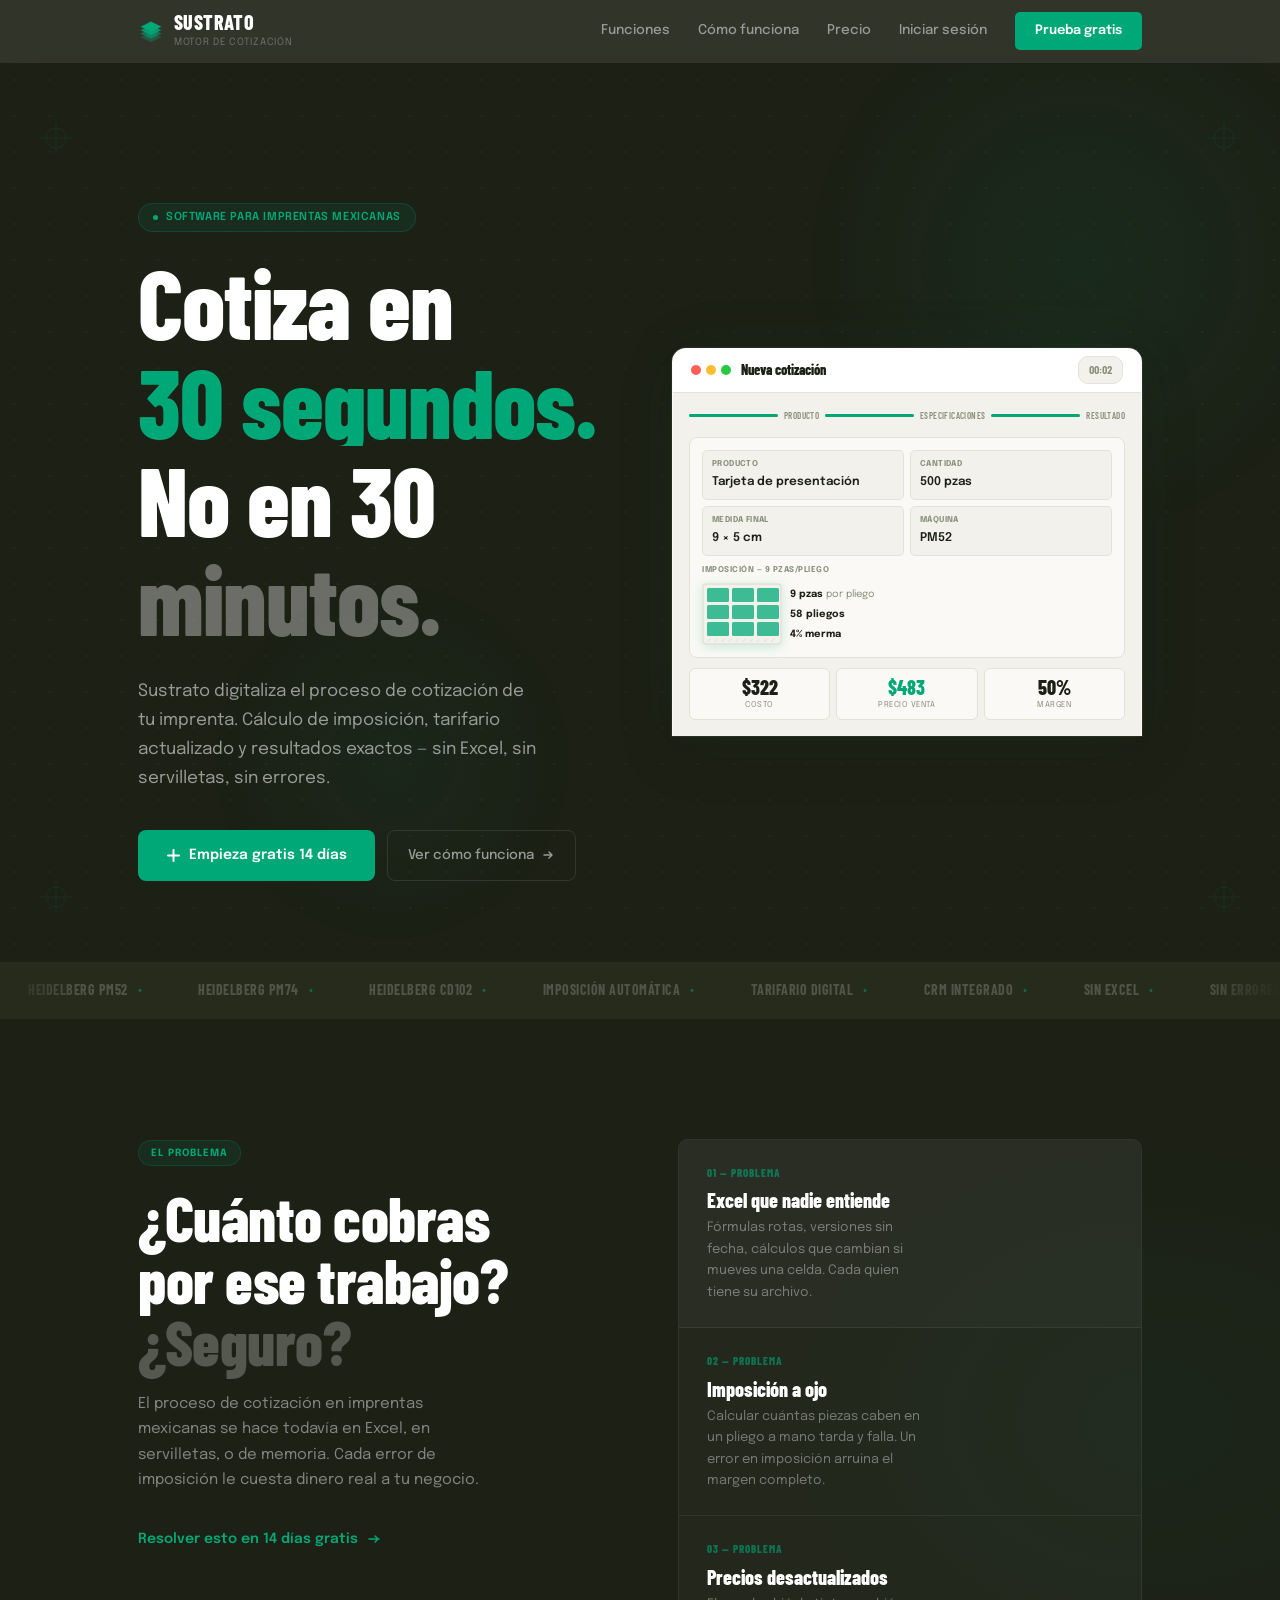
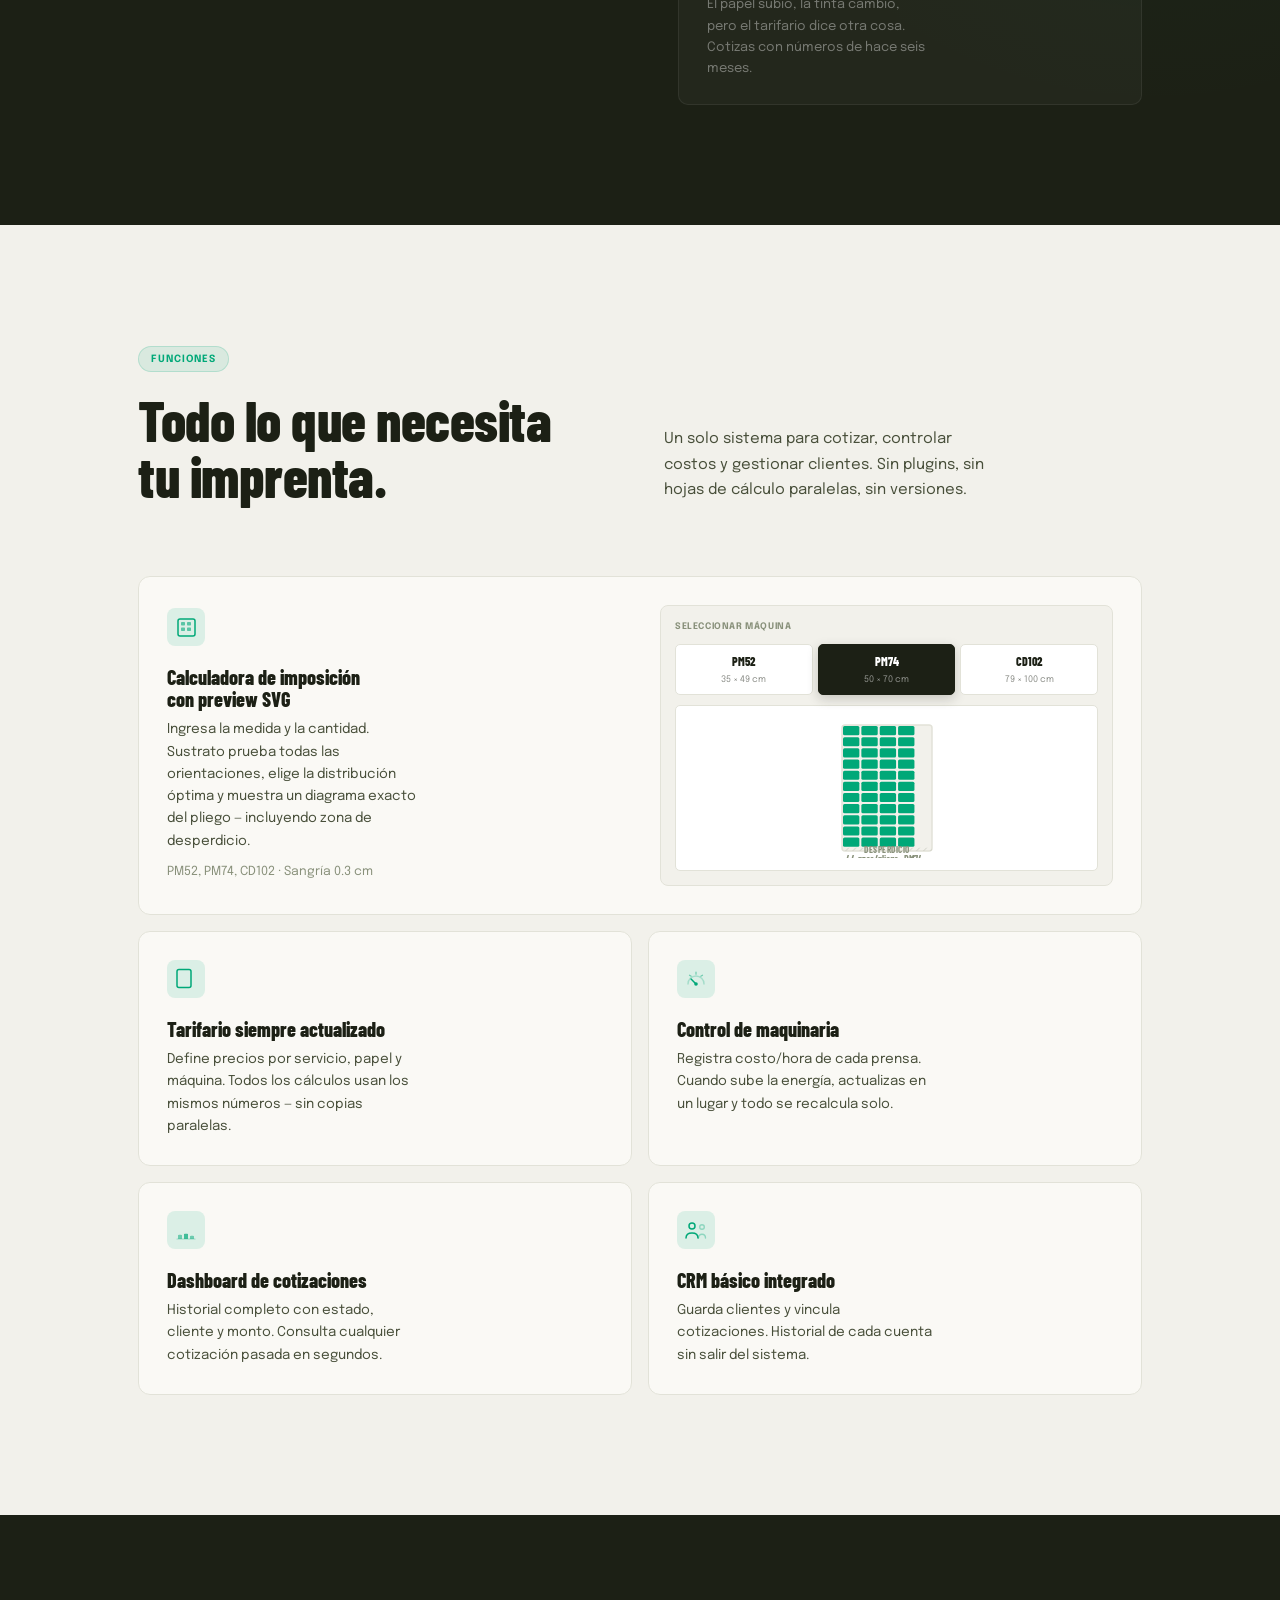
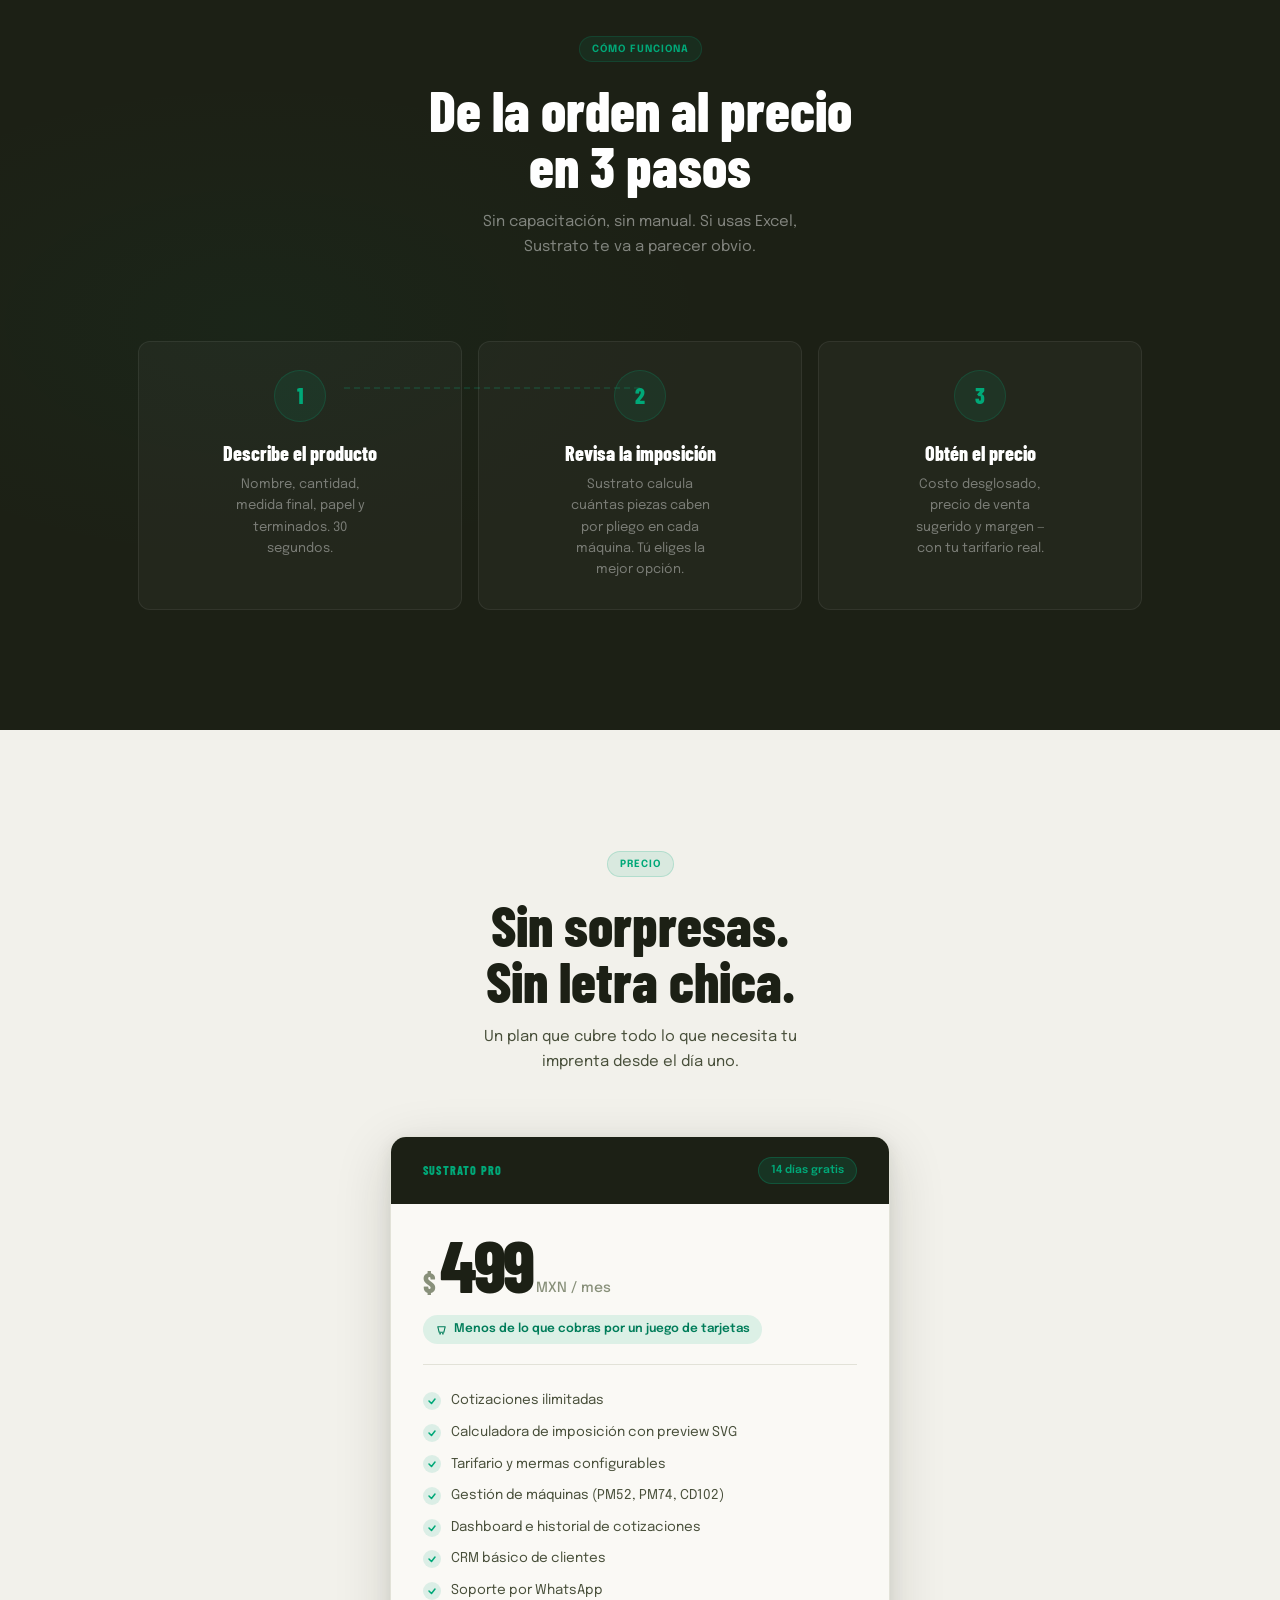
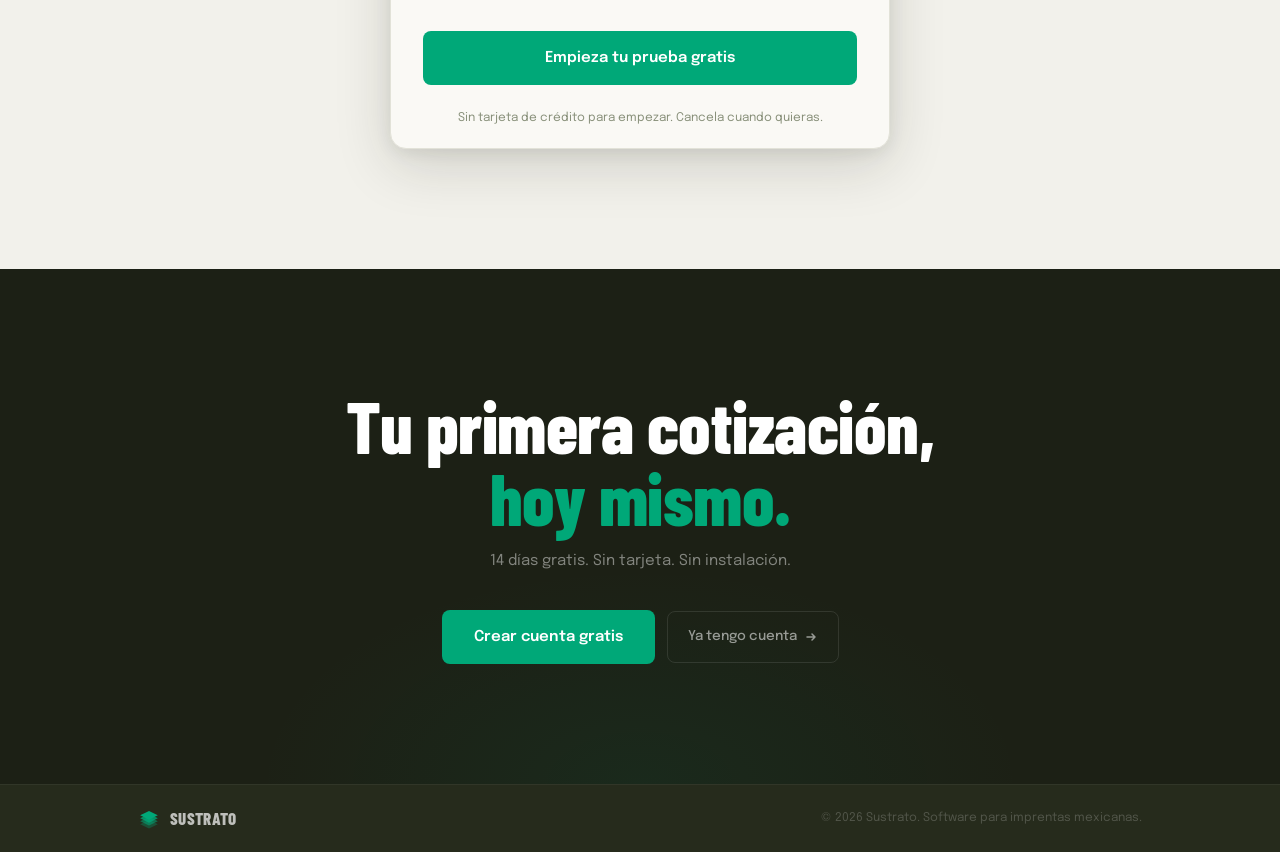
<file: index.html>
<!DOCTYPE html>
<html lang="es">
<head>
<meta charset="UTF-8"/>
<meta name="viewport" content="width=device-width, initial-scale=1.0"/>
<title>Sustrato — Motor de Cotización para Imprentas</title>
<meta name="description" content="Cotiza en segundos. Sustrato digitaliza el proceso de cotización de tu imprenta — sin Excel, sin servilletas, sin errores."/>
<link rel="preconnect" href="https://fonts.googleapis.com">
<link rel="preconnect" href="https://fonts.gstatic.com" crossorigin>
<link href="https://fonts.googleapis.com/css2?family=Barlow+Condensed:ital,wght@0,600;0,700;0,800;1,800&family=Epilogue:wght@400;500;600&display=swap" rel="stylesheet">
<style>
*,*::before,*::after{box-sizing:border-box;margin:0;padding:0}

:root{
  --navy:#1C2015;
  --navy-mid:#262B1C;
  --navy-light:#3D4F30;
  --teal:#00A878;
  --teal-dark:#007D5A;
  --teal-glow:rgba(0,168,120,.25);
  --teal-dim:rgba(0,168,120,.12);
  --bg:#F2F1EB;
  --card:#FAF9F5;
  --text:#1C2015;
  --text2:#484F3A;
  --text3:#88907A;
  --border:#E2E2D8;
  --border2:#C8C8BE;
  --r:8px;
  --r-sm:5px;
  --shadow-sm:0 1px 3px rgba(28,32,21,.07);
  --shadow:0 4px 20px rgba(28,32,21,.1),0 1px 4px rgba(28,32,21,.06);
  --shadow-lg:0 16px 56px rgba(28,32,21,.16),0 4px 16px rgba(28,32,21,.08);
  --ease-out:cubic-bezier(0.22,1,0.36,1);
  --ease-in-out:cubic-bezier(0.65,0,0.35,1);
}

html{scroll-behavior:smooth}
body{
  font-family:'Epilogue',system-ui,sans-serif;
  background:var(--bg);
  color:var(--text);
  font-size:16px;
  line-height:1.6;
  -webkit-font-smoothing:antialiased;
  overflow-x:hidden;
}

/* ── SCROLL PROGRESS ────────────────────────────── */
#scroll-progress{
  position:fixed;top:0;left:0;height:2px;
  background:var(--teal);
  z-index:200;width:0%;
  transform-origin:left;
  transition:width .1s linear;
  box-shadow:0 0 8px var(--teal-glow);
}

/* ── UTILITIES ──────────────────────────────────── */
.container{width:100%;max-width:1100px;margin-inline:auto;padding-inline:clamp(20px,5vw,48px)}

/* ── REVEAL SYSTEM ──────────────────────────────── */
.reveal{opacity:0;transform:translateY(32px);transition:opacity .7s var(--ease-out),transform .7s var(--ease-out)}
.reveal.visible{opacity:1;transform:none}
.reveal-left{opacity:0;transform:translateX(-32px);transition:opacity .7s var(--ease-out),transform .7s var(--ease-out)}
.reveal-left.visible{opacity:1;transform:none}
.reveal-right{opacity:0;transform:translateX(32px);transition:opacity .7s var(--ease-out),transform .7s var(--ease-out)}
.reveal-right.visible{opacity:1;transform:none}
.reveal-scale{opacity:0;transform:scale(.94);transition:opacity .6s var(--ease-out),transform .6s var(--ease-out)}
.reveal-scale.visible{opacity:1;transform:scale(1)}
[class*="reveal"][data-delay="1"]{transition-delay:.08s}
[class*="reveal"][data-delay="2"]{transition-delay:.16s}
[class*="reveal"][data-delay="3"]{transition-delay:.24s}
[class*="reveal"][data-delay="4"]{transition-delay:.32s}
[class*="reveal"][data-delay="5"]{transition-delay:.40s}
[class*="reveal"][data-delay="6"]{transition-delay:.48s}

/* ── KEYFRAMES ──────────────────────────────────── */
@keyframes wordUp{from{opacity:0;transform:translateY(100%) rotate(2deg)}to{opacity:1;transform:none}}
@keyframes fadeIn{from{opacity:0}to{opacity:1}}
@keyframes slideUp{from{opacity:0;transform:translateY(20px)}to{opacity:1;transform:none}}
@keyframes dotPulse{0%,100%{opacity:.4;transform:scale(1)}50%{opacity:.8;transform:scale(1.4)}}
@keyframes shimmer{0%{background-position:-200% center}100%{background-position:200% center}}
@keyframes impPieceIn{from{opacity:0;transform:scale(.4) rotate(-5deg)}to{opacity:1;transform:none}}
@keyframes drawLine{from{stroke-dashoffset:1000}to{stroke-dashoffset:0}}
@keyframes glowPulse{0%,100%{box-shadow:0 0 0 0 transparent}50%{box-shadow:0 0 24px 4px var(--teal-glow)}}
@keyframes float{0%,100%{transform:translateY(0)}50%{transform:translateY(-8px)}}
@keyframes countUp{from{opacity:0;transform:translateY(8px)}to{opacity:1;transform:none}}
@keyframes navIn{from{opacity:0;transform:translateY(-100%)}to{opacity:1;transform:none}}
@keyframes spinSlow{from{transform:rotate(0deg)}to{transform:rotate(360deg)}}
@keyframes regMarkDraw{0%{stroke-dashoffset:120}100%{stroke-dashoffset:0}}

/* ── NAVIGATION ─────────────────────────────────── */
.nav{
  position:fixed;top:0;left:0;right:0;z-index:100;
  background:rgba(28,32,21,.9);
  backdrop-filter:blur(16px);-webkit-backdrop-filter:blur(16px);
  border-bottom:1px solid rgba(255,255,255,.06);
  animation:navIn .5s var(--ease-out) both;
  transition:transform .35s var(--ease-out),background .3s;
}
.nav.hidden{transform:translateY(-100%)}
.nav-inner{display:flex;align-items:center;justify-content:space-between;height:62px}
.nav-logo{display:flex;align-items:center;gap:10px;text-decoration:none}
.nav-logo-name{font-family:'Barlow Condensed',sans-serif;font-size:20px;font-weight:800;color:#fff;letter-spacing:.4px;line-height:1}
.nav-logo-tag{font-size:10px;color:rgba(255,255,255,.3);letter-spacing:.7px;text-transform:uppercase;margin-top:2px}
.nav-links{display:flex;align-items:center;gap:28px}
.nav-link{color:rgba(255,255,255,.5);font-size:13.5px;font-weight:500;text-decoration:none;transition:color .2s;position:relative}
.nav-link::after{content:'';position:absolute;bottom:-2px;left:0;width:0;height:1px;background:var(--teal);transition:width .25s var(--ease-out)}
.nav-link:hover{color:rgba(255,255,255,.9)}
.nav-link:hover::after{width:100%}
.nav-cta{
  background:var(--teal);color:#fff;
  font-size:13px;font-weight:600;
  padding:9px 20px;border-radius:var(--r-sm);
  text-decoration:none;
  transition:background .2s,transform .15s,box-shadow .2s;
  white-space:nowrap;
}
.nav-cta:hover{background:var(--teal-dark);transform:translateY(-1px);box-shadow:0 4px 16px var(--teal-glow)}

/* ── HERO ───────────────────────────────────────── */
.hero{
  background:var(--navy);
  padding-top:140px;
  padding-bottom:0;
  overflow:hidden;
  position:relative;
  min-height:100vh;
  display:flex;
  flex-direction:column;
  justify-content:center;
}

/* Parallax grid background */
.hero-bg{
  position:absolute;inset:0;
  pointer-events:none;
  will-change:transform;
  overflow:hidden;
}
.hero-bg-grid{
  position:absolute;inset:-20%;
  background-image:
    radial-gradient(circle, rgba(255,255,255,.06) 1px, transparent 1px);
  background-size:36px 36px;
  opacity:.7;
}
.hero-bg-glow{
  position:absolute;
  width:600px;height:600px;
  border-radius:50%;
  background:radial-gradient(circle, rgba(0,168,120,.08) 0%, transparent 65%);
  top:-100px;right:-100px;
  pointer-events:none;
}
.hero-bg-glow2{
  position:absolute;
  width:400px;height:400px;
  border-radius:50%;
  background:radial-gradient(circle, rgba(0,168,120,.05) 0%, transparent 65%);
  bottom:0;left:15%;
}

/* Registration marks — print culture touch */
.reg-marks{position:absolute;inset:0;pointer-events:none;overflow:hidden}
.reg-mark{position:absolute;opacity:.12}
.reg-mark svg circle,.reg-mark svg line{stroke:var(--teal)}
.reg-mark:nth-child(1){top:60px;left:40px}
.reg-mark:nth-child(2){top:60px;right:40px}
.reg-mark:nth-child(3){bottom:40px;left:40px}
.reg-mark:nth-child(4){bottom:40px;right:40px}
.reg-mark svg{animation:spinSlow 20s linear infinite}
.reg-mark:nth-child(2) svg,.reg-mark:nth-child(4) svg{animation-direction:reverse}

.hero-inner{
  display:grid;
  grid-template-columns:1fr 1fr;
  gap:clamp(32px,5vw,80px);
  align-items:center;
  position:relative;z-index:1;
  padding-bottom:clamp(48px,8vw,80px);
}
.hero-content{}
.hero-eyebrow{
  display:inline-flex;align-items:center;gap:8px;
  background:rgba(0,168,120,.1);
  border:1px solid rgba(0,168,120,.2);
  border-radius:20px;
  padding:5px 14px;
  font-size:11px;font-weight:600;color:var(--teal);
  letter-spacing:.6px;text-transform:uppercase;
  margin-bottom:24px;
  opacity:0;
  animation:slideUp .5s var(--ease-out) .2s both;
}
.eyebrow-dot{width:5px;height:5px;background:var(--teal);border-radius:50%;animation:dotPulse 2s ease-in-out infinite}

/* Word-by-word headline animation */
.hero-h1{
  font-family:'Barlow Condensed',sans-serif;
  font-size:clamp(58px,8vw,96px);
  font-weight:800;
  color:#fff;
  line-height:.95;
  letter-spacing:-1px;
  margin-bottom:28px;
  overflow:hidden;
}
.word-wrap{overflow:hidden;display:inline-block}
.word{
  display:inline-block;
  opacity:0;
  animation:wordUp .7s var(--ease-out) both;
}
.word.teal{color:var(--teal)}
.word.dim{color:rgba(255,255,255,.35)}
.hero-h1 br+.word-wrap{display:block}

.hero-sub{
  font-size:clamp(15px,1.8vw,17px);
  color:rgba(255,255,255,.55);
  max-width:40ch;
  line-height:1.7;
  margin-bottom:36px;
  opacity:0;
  animation:slideUp .6s var(--ease-out) .75s both;
}
.hero-actions{
  display:flex;gap:12px;align-items:center;flex-wrap:wrap;
  opacity:0;
  animation:slideUp .6s var(--ease-out) .9s both;
}

/* Primary button */
.btn-primary{
  background:var(--teal);color:#fff;
  font-family:'Epilogue',sans-serif;font-size:14px;font-weight:600;
  padding:14px 28px;border-radius:var(--r);
  text-decoration:none;border:none;cursor:pointer;
  transition:background .2s,transform .15s,box-shadow .2s;
  display:inline-flex;align-items:center;gap:8px;
  position:relative;overflow:hidden;
}
.btn-primary::before{
  content:'';position:absolute;inset:0;
  background:linear-gradient(90deg,transparent,rgba(255,255,255,.15),transparent);
  background-size:200% auto;
  transform:translateX(-100%);
  transition:transform .5s var(--ease-out);
}
.btn-primary:hover::before{transform:translateX(100%)}
.btn-primary:hover{background:var(--teal-dark);transform:translateY(-2px);box-shadow:0 8px 24px var(--teal-glow)}
.btn-primary:active{transform:translateY(0) scale(.97)}

.btn-ghost{
  color:rgba(255,255,255,.55);
  font-size:13.5px;font-weight:500;
  padding:14px 20px;
  text-decoration:none;
  display:inline-flex;align-items:center;gap:7px;
  transition:color .2s,border-color .2s;
  border:1px solid rgba(255,255,255,.1);
  border-radius:var(--r);
}
.btn-ghost svg{transition:transform .2s var(--ease-out)}
.btn-ghost:hover{color:#fff;border-color:rgba(255,255,255,.25)}
.btn-ghost:hover svg{transform:translateX(4px)}

/* Hero visual — floating mock UI */
.hero-visual{
  position:relative;
  opacity:0;
  animation:slideUp .8s var(--ease-out) .5s both;
}
.hero-visual-inner{
  perspective:1200px;
}
.mock-window{
  background:var(--card);
  border-radius:14px 14px 0 0;
  box-shadow:
    0 0 0 1px rgba(255,255,255,.06),
    var(--shadow-lg),
    0 0 60px rgba(0,168,120,.08);
  overflow:hidden;
  width:100%;
  border:1px solid rgba(255,255,255,.06);
  border-bottom:none;
  transform-style:preserve-3d;
  transition:transform .4s var(--ease-out);
}
.mock-topbar{
  background:#fff;
  border-bottom:1px solid var(--border);
  padding:0 18px;height:44px;
  display:flex;align-items:center;justify-content:space-between;
}
.mock-topbar-left{display:flex;align-items:center;gap:10px}
.mock-wm{display:flex;gap:5px}
.mock-wm span{width:10px;height:10px;border-radius:50%;display:block}
.mock-wm span:nth-child(1){background:#FF5F57}
.mock-wm span:nth-child(2){background:#FEBC2E}
.mock-wm span:nth-child(3){background:#28C840}
.mock-topbar-title{font-family:'Barlow Condensed',sans-serif;font-size:14px;font-weight:800;color:var(--navy)}
.mock-topbar-timer{font-size:11px;color:var(--text3);background:var(--bg);padding:4px 10px;border-radius:10px;border:1px solid var(--border);font-variant-numeric:tabular-nums;font-family:'Barlow Condensed',sans-serif;font-weight:700}
.mock-body{padding:16px;background:var(--bg)}
.mock-steps{display:flex;gap:6px;margin-bottom:14px;align-items:center}
.mock-step{height:2.5px;flex:1;border-radius:2px;background:var(--border);overflow:hidden;position:relative}
.mock-step::after{content:'';position:absolute;inset:0;background:var(--teal);transform:scaleX(0);transform-origin:left;transition:transform .6s var(--ease-out)}
.mock-step.done::after{transform:scaleX(1)}
.mock-step-label{font-size:9px;color:var(--text3);font-weight:600;letter-spacing:.4px;text-transform:uppercase;white-space:nowrap;font-family:'Barlow Condensed',sans-serif}
.mock-card{background:var(--card);border-radius:var(--r);border:1px solid var(--border);padding:12px;margin-bottom:10px}
.mock-spec-row{display:flex;gap:6px;margin-bottom:6px}
.mock-field{flex:1;background:var(--bg);border:1px solid var(--border);border-radius:var(--r-sm);padding:7px 9px}
.mock-field-label{font-size:8px;color:var(--text3);font-weight:700;letter-spacing:.4px;text-transform:uppercase;margin-bottom:2px}
.mock-field-val{font-size:12px;font-weight:600;color:var(--navy)}
.mock-imp-label{font-size:8px;color:var(--text3);font-weight:700;letter-spacing:.5px;text-transform:uppercase;margin-bottom:6px;margin-top:8px}
.mock-imp-row{display:flex;gap:8px;align-items:center}
.mock-imp-svg{flex-shrink:0;filter:drop-shadow(0 2px 6px rgba(0,168,120,.2))}
.mock-imp-stats{flex:1}
.mock-imp-stat{font-size:10px;color:var(--text3);padding:2px 0}
.mock-imp-stat strong{color:var(--navy);font-weight:700}
.mock-result{display:grid;grid-template-columns:repeat(3,1fr);gap:6px}
.mock-metric{background:var(--card);border-radius:6px;border:1px solid var(--border);padding:8px;text-align:center}
.mock-metric-val{font-family:'Barlow Condensed',sans-serif;font-size:20px;font-weight:800;color:var(--navy);line-height:1}
.mock-metric-label{font-size:8px;color:var(--text3);text-transform:uppercase;letter-spacing:.5px;margin-top:2px}
.mock-metric.accent .mock-metric-val{color:var(--teal)}

/* SVG pieces animation */
.imp-piece{
  transform-origin:center;
  opacity:0;
  transition:opacity .3s, transform .3s var(--ease-out);
}
.imp-piece.in{opacity:.75}

/* ── SCROLL BAND ────────────────────────────────── */
.scroll-band{
  background:var(--navy-mid);
  padding:14px 0;
  overflow:hidden;
  position:relative;
}
.scroll-band::before,.scroll-band::after{
  content:'';position:absolute;top:0;bottom:0;width:80px;z-index:2;
  pointer-events:none;
}
.scroll-band::before{left:0;background:linear-gradient(to right,var(--navy-mid),transparent)}
.scroll-band::after{right:0;background:linear-gradient(to left,var(--navy-mid),transparent)}
.scroll-track{
  display:flex;gap:0;
  width:max-content;
  animation:scrollTrack 20s linear infinite;
}
@keyframes scrollTrack{from{transform:translateX(0)}to{transform:translateX(-50%)}}
.scroll-item{
  display:flex;align-items:center;gap:10px;
  padding:0 28px;
  font-family:'Barlow Condensed',sans-serif;font-size:14px;font-weight:700;
  color:rgba(255,255,255,.2);text-transform:uppercase;letter-spacing:.5px;
  white-space:nowrap;
}
.scroll-sep{color:var(--teal);opacity:.5;font-size:18px}

/* ── PAIN SECTION ───────────────────────────────── */
.pain{
  background:var(--navy);
  padding:clamp(80px,12vw,120px) 0;
  position:relative;overflow:hidden;
}
.pain-bg{
  position:absolute;inset:0;pointer-events:none;
  background:radial-gradient(ellipse 50% 60% at 90% 50%, rgba(0,168,120,.04) 0%, transparent 60%);
}
.pain-inner{display:grid;grid-template-columns:1fr 1fr;gap:clamp(32px,6vw,96px);align-items:start}
.pain-left{}
.section-chip{
  display:inline-block;
  font-size:10px;font-weight:700;letter-spacing:1px;text-transform:uppercase;
  color:var(--teal);
  background:rgba(0,168,120,.1);
  border:1px solid rgba(0,168,120,.18);
  border-radius:20px;padding:4px 12px;
  margin-bottom:20px;
}
.pain-h2{
  font-family:'Barlow Condensed',sans-serif;
  font-size:clamp(40px,5.5vw,62px);
  font-weight:800;color:#fff;
  line-height:1;letter-spacing:-.5px;
  margin-bottom:20px;
}
.pain-h2 .dim{color:rgba(255,255,255,.25)}
.pain-body-text{font-size:15px;color:rgba(255,255,255,.45);line-height:1.7;max-width:38ch;margin-bottom:32px}
.pain-cta-link{
  display:inline-flex;align-items:center;gap:8px;
  color:var(--teal);font-size:14px;font-weight:600;
  text-decoration:none;
  transition:gap .2s var(--ease-out);
}
.pain-cta-link:hover{gap:14px}
.pain-right{}
.pain-card{
  padding:24px 28px;
  border-bottom:1px solid rgba(255,255,255,.06);
  position:relative;
  transition:background .2s;
}
.pain-card:first-child{border-radius:10px 10px 0 0;background:rgba(255,255,255,.03)}
.pain-card:last-child{border-bottom:none;border-radius:0 0 10px 10px}
.pain-card:hover{background:rgba(255,255,255,.04)}
.pain-card-wrap{
  background:rgba(255,255,255,.03);
  border:1px solid rgba(255,255,255,.07);
  border-radius:10px;
  overflow:hidden;
}
.pain-num{
  font-family:'Barlow Condensed',sans-serif;
  font-size:11px;font-weight:800;color:var(--teal);
  letter-spacing:1px;margin-bottom:8px;opacity:.6;
}
.pain-title{
  font-family:'Barlow Condensed',sans-serif;
  font-size:20px;font-weight:800;color:#fff;
  line-height:1.1;margin-bottom:6px;
}
.pain-desc{font-size:13px;color:rgba(255,255,255,.38);line-height:1.65;max-width:32ch}

/* ── FEATURES ───────────────────────────────────── */
.features{
  background:var(--bg);
  padding:clamp(80px,12vw,120px) 0;
}
.features-header{
  display:grid;grid-template-columns:1fr 1fr;
  gap:48px;align-items:end;
  margin-bottom:clamp(48px,8vw,72px);
}
.features-h2{
  font-family:'Barlow Condensed',sans-serif;
  font-size:clamp(38px,5vw,56px);
  font-weight:800;color:var(--navy);
  line-height:1;letter-spacing:-.5px;
}
.features-sub{font-size:15px;color:var(--text2);line-height:1.7;max-width:38ch}

/* 3D tilt cards */
.feat{
  background:var(--card);
  border:1px solid var(--border);
  border-radius:12px;
  padding:28px;
  transition:box-shadow .3s,border-color .3s;
  transform-style:preserve-3d;
  cursor:default;
  will-change:transform;
}
.feat:hover{
  box-shadow:var(--shadow-lg);
  border-color:var(--border2);
}
.features-grid{
  display:grid;
  grid-template-columns:repeat(2,1fr);
  gap:16px;
}
.feat-icon{
  width:38px;height:38px;border-radius:var(--r);
  background:var(--teal-dim);
  display:flex;align-items:center;justify-content:center;
  margin-bottom:20px;flex-shrink:0;
  transition:background .2s,transform .2s;
}
.feat:hover .feat-icon{background:rgba(0,168,120,.2);transform:scale(1.08)}
.feat-icon svg{color:var(--teal)}

/* ── ICON ANIMATIONS ─────────────────────────────── */

/* Tarifario: check badge pops in + lines draw */
.icon-badge{
  transform:scale(0);transform-origin:17px 17px;opacity:0;
  transition:transform .35s var(--ease-out),opacity .2s;
  transition-delay:.1s;
}
.feat:hover .icon-badge{transform:scale(1);opacity:1}
.icon-line{
  clip-path:inset(0 100% 0 0);
  transition:clip-path .4s var(--ease-out);
}
.icon-line:nth-child(2){transition-delay:.0s}
.icon-line:nth-child(3){transition-delay:.08s}
.icon-line:nth-child(4){transition-delay:.16s}
.feat:hover .icon-line{clip-path:inset(0 0% 0 0)}

/* Maquinaria: needle sweeps */
.icon-needle{
  transform:rotate(-45deg);
  transform-origin:11px 16px;
  transition:transform .7s var(--ease-out);
}
.feat:hover .icon-needle{transform:rotate(45deg)}
.icon-gauge-fill{
  stroke-dasharray:25;stroke-dashoffset:25;
  transition:stroke-dashoffset .6s var(--ease-out);
}
.feat:hover .icon-gauge-fill{stroke-dashoffset:0}

/* Dashboard: bars rise */
.icon-bar1{transform:scaleY(.35);transform-origin:5px 20px;transition:transform .4s var(--ease-out) 0s}
.icon-bar2{transform:scaleY(.35);transform-origin:11px 20px;transition:transform .4s var(--ease-out) .07s}
.icon-bar3{transform:scaleY(.35);transform-origin:17px 20px;transition:transform .4s var(--ease-out) .14s}
.feat:hover .icon-bar1,.feat:hover .icon-bar2,.feat:hover .icon-bar3{transform:scaleY(1)}
.icon-trend{
  stroke-dasharray:18;stroke-dashoffset:18;
  transition:stroke-dashoffset .45s var(--ease-out) .28s;
}
.feat:hover .icon-trend{stroke-dashoffset:0}

/* CRM: person 2 lights up + connect draws */
.icon-p2{
  opacity:.35;
  transition:opacity .3s var(--ease-out);
}
.feat:hover .icon-p2{opacity:1}
.icon-connect{
  stroke-dasharray:9;stroke-dashoffset:9;
  transition:stroke-dashoffset .4s var(--ease-out) .18s;
}
.feat:hover .icon-connect{stroke-dashoffset:0}

.feat-title{
  font-family:'Barlow Condensed',sans-serif;
  font-size:20px;font-weight:800;color:var(--navy);
  line-height:1.1;margin-bottom:8px;
}
.feat-body{font-size:13.5px;color:var(--text2);line-height:1.65;max-width:32ch}

/* Wide feature card */
.feat.feat-wide{
  grid-column:1/-1;
  display:grid;grid-template-columns:1fr 1fr;
  gap:40px;align-items:center;
}
.feat-wide .feat-visual{
  background:var(--bg);border-radius:var(--r);
  border:1px solid var(--border);
  overflow:hidden;
}
.imp-demo{padding:14px}
.imp-demo-header{font-size:9px;font-weight:700;color:var(--text3);letter-spacing:.6px;text-transform:uppercase;margin-bottom:10px}
.imp-demo-machines{display:flex;gap:5px;margin-bottom:10px}
.imp-demo-machine{
  flex:1;padding:7px;background:#fff;border-radius:var(--r-sm);
  border:1px solid var(--border);font-size:10px;text-align:center;
  cursor:pointer;transition:all .2s var(--ease-out);
  user-select:none;
}
.imp-demo-machine:hover{transform:translateY(-1px);box-shadow:var(--shadow-sm)}
.imp-demo-machine.active{background:var(--navy);color:#fff;border-color:var(--navy);box-shadow:0 4px 12px rgba(28,32,21,.2)}
.imp-demo-machine .mname{font-family:'Barlow Condensed',sans-serif;font-size:12px;font-weight:800;display:block;margin-bottom:1px}
.imp-demo-machine .msize{opacity:.5;font-size:9px;display:block}
.imp-demo-canvas{
  background:#fff;border-radius:var(--r-sm);
  border:1px solid var(--border);padding:12px;
  display:flex;align-items:center;justify-content:center;
  min-height:150px;
}

/* ── HOW IT WORKS ───────────────────────────────── */
.how{
  background:var(--navy);
  padding:clamp(80px,12vw,120px) 0;
  position:relative;overflow:hidden;
}
.how-bg{
  position:absolute;inset:0;pointer-events:none;
  background:radial-gradient(ellipse 60% 50% at 20% 50%, rgba(0,168,120,.04) 0%, transparent 60%);
}
.how-header{text-align:center;margin-bottom:clamp(56px,8vw,80px)}
.how-h2{
  font-family:'Barlow Condensed',sans-serif;
  font-size:clamp(38px,5vw,56px);
  font-weight:800;color:#fff;
  line-height:1;margin-bottom:16px;
}
.how-sub{font-size:15px;color:rgba(255,255,255,.45);max-width:42ch;margin-inline:auto;line-height:1.7}
.how-steps{
  display:grid;grid-template-columns:repeat(3,1fr);
  gap:16px;
  position:relative;
}
/* SVG connector line */
.how-connector{
  position:absolute;top:46px;left:calc(16.5% + 40px);right:calc(16.5% + 40px);
  pointer-events:none;z-index:0;
}
.how-connector line{
  stroke:rgba(0,168,120,.25);
  stroke-width:1.5;
  stroke-dasharray:6 4;
  stroke-dashoffset:0;
}
.how-step{
  background:rgba(255,255,255,.03);
  border:1px solid rgba(255,255,255,.07);
  border-radius:12px;
  padding:28px 24px;
  text-align:center;
  position:relative;z-index:1;
  transition:background .2s,border-color .2s,transform .2s var(--ease-out),box-shadow .2s;
}
.how-step:hover{
  background:rgba(255,255,255,.06);
  border-color:rgba(0,168,120,.2);
  transform:translateY(-4px);
  box-shadow:0 16px 40px rgba(0,0,0,.2);
}
.how-step-num{
  width:52px;height:52px;border-radius:50%;
  background:rgba(0,168,120,.1);
  border:1px solid rgba(0,168,120,.2);
  font-family:'Barlow Condensed',sans-serif;
  font-size:22px;font-weight:800;color:var(--teal);
  display:flex;align-items:center;justify-content:center;
  margin:0 auto 20px;
  transition:background .2s,transform .2s,box-shadow .2s;
}
.how-step:hover .how-step-num{
  background:rgba(0,168,120,.18);
  transform:scale(1.1);
  box-shadow:0 0 20px var(--teal-glow);
}
.how-step-title{
  font-family:'Barlow Condensed',sans-serif;
  font-size:20px;font-weight:800;color:#fff;
  line-height:1.1;margin-bottom:10px;
}
.how-step-body{font-size:13px;color:rgba(255,255,255,.4);line-height:1.65;max-width:22ch;margin-inline:auto}

/* ── PRICING ────────────────────────────────────── */
.pricing{
  background:var(--bg);
  padding:clamp(80px,12vw,120px) 0;
  position:relative;overflow:hidden;
}
.pricing-header{text-align:center;margin-bottom:clamp(40px,6vw,60px)}
.pricing-h2{
  font-family:'Barlow Condensed',sans-serif;
  font-size:clamp(38px,5vw,56px);
  font-weight:800;color:var(--navy);
  line-height:1;margin-bottom:16px;
}
.pricing-sub{font-size:15px;color:var(--text2);max-width:40ch;margin-inline:auto;line-height:1.7}
.pricing-wrap{max-width:500px;margin-inline:auto;position:relative}

/* Spotlight effect */
.pricing-card{
  background:var(--card);
  border:1.5px solid var(--border);
  border-radius:16px;
  overflow:hidden;
  box-shadow:var(--shadow-lg);
  position:relative;
  --mx:50%;--my:50%;
  transition:box-shadow .3s,border-color .3s;
}
.pricing-card::before{
  content:'';position:absolute;inset:0;
  background:radial-gradient(180px circle at var(--mx) var(--my), rgba(0,168,120,.08) 0%, transparent 80%);
  opacity:0;
  transition:opacity .3s;
  pointer-events:none;
  border-radius:16px;
  z-index:0;
}
.pricing-card:hover::before{opacity:1}
.pricing-card:hover{border-color:rgba(0,168,120,.25);box-shadow:0 24px 64px rgba(28,32,21,.14),0 0 0 1px rgba(0,168,120,.1)}
.pricing-card>*{position:relative;z-index:1}
.pricing-card-header{
  background:var(--navy);
  padding:20px 32px;
  display:flex;align-items:center;justify-content:space-between;
}
.pricing-plan-name{
  font-family:'Barlow Condensed',sans-serif;
  font-size:12px;font-weight:800;
  color:var(--teal);letter-spacing:1.2px;text-transform:uppercase;
}
.pricing-badge{
  background:rgba(0,168,120,.15);
  border:1px solid rgba(0,168,120,.28);
  border-radius:20px;padding:4px 12px;
  font-size:11px;font-weight:600;color:var(--teal);
  animation:glowPulse 3s ease-in-out infinite;
}
.pricing-amount-wrap{padding:24px 32px 16px}
.pricing-amount{display:flex;align-items:baseline;gap:4px;margin-bottom:10px}
.pricing-currency{font-family:'Barlow Condensed',sans-serif;font-size:28px;font-weight:800;color:var(--text3)}
.pricing-price{
  font-family:'Barlow Condensed',sans-serif;
  font-size:72px;font-weight:800;
  color:var(--navy);line-height:1;letter-spacing:-3px;
}
.pricing-period{font-size:14px;color:var(--text3);font-weight:500;align-self:flex-end;padding-bottom:6px}
.pricing-tag{
  display:inline-flex;align-items:center;gap:6px;
  background:var(--teal-dim);
  border-radius:20px;padding:5px 12px;
  font-size:12px;font-weight:600;color:var(--teal-dark);
  margin-bottom:4px;
}
.pricing-divider{height:1px;background:var(--border);margin:0 32px}
.pricing-features-list{padding:20px 32px;list-style:none}
.pricing-feature{
  display:flex;align-items:center;gap:10px;
  font-size:13.5px;color:var(--text2);
  padding:5px 0;
  opacity:0;transform:translateX(-8px);
  transition:opacity .4s var(--ease-out),transform .4s var(--ease-out);
}
.pricing-feature.visible{opacity:1;transform:none}
.pricing-check{
  width:18px;height:18px;border-radius:50%;
  background:var(--teal-dim);flex-shrink:0;
  display:flex;align-items:center;justify-content:center;
}
.pricing-check svg{color:var(--teal)}
.pricing-cta-wrap{padding:4px 32px 24px}
.btn-pricing{
  display:block;width:100%;text-align:center;
  background:var(--teal);color:#fff;
  font-family:'Epilogue',sans-serif;font-size:15px;font-weight:600;
  padding:15px;border-radius:var(--r);
  text-decoration:none;
  transition:background .2s,transform .15s,box-shadow .2s;
  position:relative;overflow:hidden;
}
.btn-pricing::before{
  content:'';position:absolute;inset:0;
  background:linear-gradient(90deg,transparent,rgba(255,255,255,.15),transparent);
  background-size:200% auto;
  transform:translateX(-100%);
  transition:transform .5s var(--ease-out);
}
.btn-pricing:hover::before{transform:translateX(100%)}
.btn-pricing:hover{background:var(--teal-dark);transform:translateY(-2px);box-shadow:0 8px 24px var(--teal-glow)}
.pricing-note{text-align:center;font-size:12px;color:var(--text3);padding:0 32px 20px}

/* ── CTA BANNER ─────────────────────────────────── */
.cta-banner{
  background:var(--navy);
  padding:clamp(80px,12vw,120px) 0;
  position:relative;overflow:hidden;
}
.cta-bg{
  position:absolute;inset:0;pointer-events:none;
  background:
    radial-gradient(ellipse 50% 70% at 50% 100%, rgba(0,168,120,.07) 0%, transparent 60%);
}
.cta-inner{text-align:center;position:relative;z-index:1}
.cta-h2{
  font-family:'Barlow Condensed',sans-serif;
  font-size:clamp(40px,6vw,72px);
  font-weight:800;color:#fff;
  line-height:1;letter-spacing:-.5px;
  margin-bottom:16px;
}
.cta-h2 em{font-style:normal;color:var(--teal)}
.cta-sub{font-size:15px;color:rgba(255,255,255,.45);margin-bottom:36px;line-height:1.7}
.cta-actions{display:flex;gap:12px;align-items:center;justify-content:center;flex-wrap:wrap}

/* ── FOOTER ─────────────────────────────────────── */
.footer{
  background:var(--navy-mid);
  border-top:1px solid rgba(255,255,255,.05);
  padding:20px 0;
}
.footer-inner{display:flex;align-items:center;justify-content:space-between;flex-wrap:wrap;gap:12px}
.footer-logo{display:flex;align-items:center;gap:10px;text-decoration:none}
.footer-logo-name{font-family:'Barlow Condensed',sans-serif;font-size:17px;font-weight:800;color:rgba(255,255,255,.7);letter-spacing:.3px}
.footer-meta{font-size:12px;color:rgba(255,255,255,.2)}

/* ── RESPONSIVE ─────────────────────────────────── */
@media(max-width:900px){
  .hero-inner,.pain-inner,.features-header{grid-template-columns:1fr}
  .hero-visual{display:none}
  .features-grid{grid-template-columns:1fr}
  .feat.feat-wide{grid-template-columns:1fr}
  .how-steps{grid-template-columns:1fr;gap:12px}
  .how-connector{display:none}
}
@media(max-width:640px){
  .nav-link{display:none}
  body{padding-top:0}
}

/* ── REDUCED MOTION ─────────────────────────────── */
@media(prefers-reduced-motion:reduce){
  *{
    animation-duration:.01ms!important;
    animation-iteration-count:1!important;
    transition-duration:.01ms!important;
  }
  .word{opacity:1}
  .hero-eyebrow,.hero-sub,.hero-actions,.hero-visual{opacity:1}
  .reveal,.reveal-left,.reveal-right,.reveal-scale{opacity:1;transform:none}
  .pricing-feature{opacity:1;transform:none}
}
</style>
</head>
<body>

<!-- Scroll progress bar -->
<div id="scroll-progress" aria-hidden="true"></div>

<!-- ── NAV ──────────────────────────────────────── -->
<header>
  <nav class="nav" id="nav">
    <div class="container nav-inner">
      <a href="/" class="nav-logo">
        <svg width="26" height="26" viewBox="0 0 30 30" fill="none" aria-hidden="true">
          <path d="M3 22 L15 28 L27 22 L15 16 Z" fill="#00A878" opacity="0.3"/>
          <path d="M3 18 L15 24 L27 18 L15 12 Z" fill="#00A878" opacity="0.55"/>
          <path d="M3 14 L15 20 L27 14 L15 8 Z" fill="#00A878" opacity="0.8"/>
          <path d="M3 10 L15 16 L27 10 L15 4 Z" fill="#00A878"/>
        </svg>
        <div>
          <div class="nav-logo-name">SUSTRATO</div>
          <div class="nav-logo-tag">Motor de Cotización</div>
        </div>
      </a>
      <div class="nav-links">
        <a href="#features" class="nav-link">Funciones</a>
        <a href="#how" class="nav-link">Cómo funciona</a>
        <a href="#pricing" class="nav-link">Precio</a>
        <a href="/login.html" class="nav-link">Iniciar sesión</a>
        <a href="/onboarding.html" class="nav-cta">Prueba gratis</a>
      </div>
    </div>
  </nav>
</header>

<!-- ── HERO ─────────────────────────────────────── -->
<section class="hero" id="hero">
  <!-- Parallax background -->
  <div class="hero-bg" id="hero-bg">
    <div class="hero-bg-grid" id="hero-grid"></div>
    <div class="hero-bg-glow"></div>
    <div class="hero-bg-glow2"></div>
  </div>

  <!-- Registration marks — printing culture -->
  <div class="reg-marks" aria-hidden="true">
    <div class="reg-mark">
      <svg width="32" height="32" viewBox="0 0 32 32" fill="none">
        <circle cx="16" cy="16" r="10" stroke-width="1"/>
        <line x1="16" y1="0" x2="16" y2="32" stroke-width="1"/>
        <line x1="0" y1="16" x2="32" y2="16" stroke-width="1"/>
      </svg>
    </div>
    <div class="reg-mark">
      <svg width="32" height="32" viewBox="0 0 32 32" fill="none">
        <circle cx="16" cy="16" r="10" stroke-width="1"/>
        <line x1="16" y1="0" x2="16" y2="32" stroke-width="1"/>
        <line x1="0" y1="16" x2="32" y2="16" stroke-width="1"/>
      </svg>
    </div>
    <div class="reg-mark">
      <svg width="32" height="32" viewBox="0 0 32 32" fill="none">
        <circle cx="16" cy="16" r="10" stroke-width="1"/>
        <line x1="16" y1="0" x2="16" y2="32" stroke-width="1"/>
        <line x1="0" y1="16" x2="32" y2="16" stroke-width="1"/>
      </svg>
    </div>
    <div class="reg-mark">
      <svg width="32" height="32" viewBox="0 0 32 32" fill="none">
        <circle cx="16" cy="16" r="10" stroke-width="1"/>
        <line x1="16" y1="0" x2="16" y2="32" stroke-width="1"/>
        <line x1="0" y1="16" x2="32" y2="16" stroke-width="1"/>
      </svg>
    </div>
  </div>

  <div class="container hero-inner">
    <div class="hero-content">
      <div class="hero-eyebrow">
        <span class="eyebrow-dot" aria-hidden="true"></span>
        Software para imprentas mexicanas
      </div>
      <h1 class="hero-h1" id="hero-heading" aria-label="Cotiza en 30 segundos. No en 30 minutos.">
        <!-- Words animated individually -->
      </h1>
      <p class="hero-sub">
        Sustrato digitaliza el proceso de cotización de tu imprenta. Cálculo de imposición, tarifario actualizado y resultados exactos — sin Excel, sin servilletas, sin errores.
      </p>
      <div class="hero-actions">
        <a href="/onboarding.html" class="btn-primary">
          <svg width="15" height="15" viewBox="0 0 15 15" fill="none" aria-hidden="true"><path d="M7.5 2v11M2 7.5h11" stroke="currentColor" stroke-width="2" stroke-linecap="round"/></svg>
          Empieza gratis 14 días
        </a>
        <a href="#how" class="btn-ghost">
          Ver cómo funciona
          <svg width="14" height="14" viewBox="0 0 14 14" fill="none" aria-hidden="true"><path d="M3 7h8M8 4l3 3-3 3" stroke="currentColor" stroke-width="1.5" stroke-linecap="round" stroke-linejoin="round"/></svg>
        </a>
      </div>
    </div>

    <!-- Mock app window -->
    <div class="hero-visual" id="hero-visual" aria-hidden="true">
      <div class="hero-visual-inner" id="tilt-target">
        <div class="mock-window" id="mock-window">
          <div class="mock-topbar">
            <div class="mock-topbar-left">
              <div class="mock-wm"><span></span><span></span><span></span></div>
              <span class="mock-topbar-title">Nueva cotización</span>
            </div>
            <span class="mock-topbar-timer" id="mock-timer">00:28</span>
          </div>
          <div class="mock-body">
            <div class="mock-steps">
              <div class="mock-step done"></div>
              <span class="mock-step-label">Producto</span>
              <div class="mock-step done"></div>
              <span class="mock-step-label">Especificaciones</span>
              <div class="mock-step done"></div>
              <span class="mock-step-label">Resultado</span>
            </div>
            <div class="mock-card">
              <div class="mock-spec-row">
                <div class="mock-field">
                  <div class="mock-field-label">Producto</div>
                  <div class="mock-field-val">Tarjeta de presentación</div>
                </div>
                <div class="mock-field">
                  <div class="mock-field-label">Cantidad</div>
                  <div class="mock-field-val">500 pzas</div>
                </div>
              </div>
              <div class="mock-spec-row">
                <div class="mock-field">
                  <div class="mock-field-label">Medida final</div>
                  <div class="mock-field-val">9 × 5 cm</div>
                </div>
                <div class="mock-field">
                  <div class="mock-field-label">Máquina</div>
                  <div class="mock-field-val">PM52</div>
                </div>
              </div>
              <div class="mock-imp-label">Imposición — 9 pzas/pliego</div>
              <div class="mock-imp-row">
                <svg class="mock-imp-svg" width="80" height="62" viewBox="0 0 80 62" fill="none" id="hero-imp">
                  <rect x="1" y="1" width="78" height="60" rx="3" fill="#F2F1EB" stroke="#E2E2D8" stroke-width="1.5"/>
                  <rect class="imp-piece" id="p1" x="5"  y="5"  width="22" height="14" rx="1.5" fill="#00A878"/>
                  <rect class="imp-piece" id="p2" x="30" y="5"  width="22" height="14" rx="1.5" fill="#00A878"/>
                  <rect class="imp-piece" id="p3" x="55" y="5"  width="22" height="14" rx="1.5" fill="#00A878"/>
                  <rect class="imp-piece" id="p4" x="5"  y="22" width="22" height="14" rx="1.5" fill="#00A878"/>
                  <rect class="imp-piece" id="p5" x="30" y="22" width="22" height="14" rx="1.5" fill="#00A878"/>
                  <rect class="imp-piece" id="p6" x="55" y="22" width="22" height="14" rx="1.5" fill="#00A878"/>
                  <rect class="imp-piece" id="p7" x="5"  y="39" width="22" height="14" rx="1.5" fill="#00A878"/>
                  <rect class="imp-piece" id="p8" x="30" y="39" width="22" height="14" rx="1.5" fill="#00A878"/>
                  <rect class="imp-piece" id="p9" x="55" y="39" width="22" height="14" rx="1.5" fill="#00A878"/>
                  <defs><pattern id="h2" patternUnits="userSpaceOnUse" width="5" height="5" patternTransform="rotate(45)"><line x1="0" y1="0" x2="0" y2="5" stroke="#C8C8BE" stroke-width="1.2"/></pattern></defs>
                  <rect x="5" y="56" width="70" height="3" rx="1" fill="url(#h2)" opacity=".7"/>
                </svg>
                <div class="mock-imp-stats">
                  <div class="mock-imp-stat"><strong>9 pzas</strong> por pliego</div>
                  <div class="mock-imp-stat"><strong>58 pliegos</strong></div>
                  <div class="mock-imp-stat"><strong>4% merma</strong></div>
                </div>
              </div>
            </div>
            <div class="mock-result">
              <div class="mock-metric"><div class="mock-metric-val">$322</div><div class="mock-metric-label">Costo</div></div>
              <div class="mock-metric accent"><div class="mock-metric-val">$483</div><div class="mock-metric-label">Precio venta</div></div>
              <div class="mock-metric"><div class="mock-metric-val">50%</div><div class="mock-metric-label">Margen</div></div>
            </div>
          </div>
        </div>
      </div>
    </div>
  </div>
</section>

<!-- ── TICKER BAND ─────────────────────────────── -->
<div class="scroll-band" aria-hidden="true">
  <div class="scroll-track" id="scroll-track">
    <!-- Items duplicated for seamless loop -->
    <div class="scroll-item">Heidelberg PM52<span class="scroll-sep">·</span></div>
    <div class="scroll-item">Heidelberg PM74<span class="scroll-sep">·</span></div>
    <div class="scroll-item">Heidelberg CD102<span class="scroll-sep">·</span></div>
    <div class="scroll-item">Imposición automática<span class="scroll-sep">·</span></div>
    <div class="scroll-item">Tarifario digital<span class="scroll-sep">·</span></div>
    <div class="scroll-item">CRM integrado<span class="scroll-sep">·</span></div>
    <div class="scroll-item">Sin Excel<span class="scroll-sep">·</span></div>
    <div class="scroll-item">Sin errores<span class="scroll-sep">·</span></div>
    <!-- Duplicate for loop -->
    <div class="scroll-item">Heidelberg PM52<span class="scroll-sep">·</span></div>
    <div class="scroll-item">Heidelberg PM74<span class="scroll-sep">·</span></div>
    <div class="scroll-item">Heidelberg CD102<span class="scroll-sep">·</span></div>
    <div class="scroll-item">Imposición automática<span class="scroll-sep">·</span></div>
    <div class="scroll-item">Tarifario digital<span class="scroll-sep">·</span></div>
    <div class="scroll-item">CRM integrado<span class="scroll-sep">·</span></div>
    <div class="scroll-item">Sin Excel<span class="scroll-sep">·</span></div>
    <div class="scroll-item">Sin errores<span class="scroll-sep">·</span></div>
  </div>
</div>

<!-- ── PAIN ──────────────────────────────────────── -->
<section class="pain" id="pain">
  <div class="pain-bg" aria-hidden="true"></div>
  <div class="container pain-inner">
    <div class="pain-left">
      <div class="section-chip reveal">El problema</div>
      <h2 class="pain-h2 reveal" data-delay="1">
        ¿Cuánto cobras<br>por ese trabajo?<br>
        <span class="dim">¿Seguro?</span>
      </h2>
      <p class="pain-body-text reveal" data-delay="2">El proceso de cotización en imprentas mexicanas se hace todavía en Excel, en servilletas, o de memoria. Cada error de imposición le cuesta dinero real a tu negocio.</p>
      <a href="/onboarding.html" class="pain-cta-link reveal" data-delay="3">
        Resolver esto en 14 días gratis
        <svg width="16" height="16" viewBox="0 0 16 16" fill="none" aria-hidden="true"><path d="M3 8h10M9 5l3 3-3 3" stroke="currentColor" stroke-width="1.5" stroke-linecap="round" stroke-linejoin="round"/></svg>
      </a>
    </div>
    <div class="pain-right reveal-right" data-delay="2">
      <div class="pain-card-wrap">
        <div class="pain-card">
          <div class="pain-num">01 — PROBLEMA</div>
          <div class="pain-title">Excel que nadie entiende</div>
          <p class="pain-desc">Fórmulas rotas, versiones sin fecha, cálculos que cambian si mueves una celda. Cada quien tiene su archivo.</p>
        </div>
        <div class="pain-card">
          <div class="pain-num">02 — PROBLEMA</div>
          <div class="pain-title">Imposición a ojo</div>
          <p class="pain-desc">Calcular cuántas piezas caben en un pliego a mano tarda y falla. Un error en imposición arruina el margen completo.</p>
        </div>
        <div class="pain-card">
          <div class="pain-num">03 — PROBLEMA</div>
          <div class="pain-title">Precios desactualizados</div>
          <p class="pain-desc">El papel subió, la tinta cambió, pero el tarifario dice otra cosa. Cotizas con números de hace seis meses.</p>
        </div>
      </div>
    </div>
  </div>
</section>

<!-- ── FEATURES ──────────────────────────────────── -->
<section class="features" id="features">
  <div class="container">
    <div class="features-header">
      <div class="reveal">
        <div class="section-chip">Funciones</div>
        <h2 class="features-h2">Todo lo que necesita<br>tu imprenta.</h2>
      </div>
      <p class="features-sub reveal-right" data-delay="1">Un solo sistema para cotizar, controlar costos y gestionar clientes. Sin plugins, sin hojas de cálculo paralelas, sin versiones.</p>
    </div>

    <div class="features-grid">
      <!-- Wide card: imposition -->
      <div class="feat feat-wide reveal-scale" id="feat-imp">
        <div class="feat-content">
          <div class="feat-icon">
            <svg width="19" height="19" viewBox="0 0 19 19" fill="none" aria-hidden="true">
              <rect x="1" y="1" width="17" height="17" rx="2" stroke="currentColor" stroke-width="1.5"/>
              <rect x="4" y="4" width="4" height="3.5" rx=".7" fill="currentColor" opacity=".6"/>
              <rect x="10" y="4" width="4" height="3.5" rx=".7" fill="currentColor" opacity=".6"/>
              <rect x="4" y="9.5" width="4" height="3.5" rx=".7" fill="currentColor" opacity=".6"/>
              <rect x="10" y="9.5" width="4" height="3.5" rx=".7" fill="currentColor" opacity=".6"/>
            </svg>
          </div>
          <h3 class="feat-title">Calculadora de imposición<br>con preview SVG</h3>
          <p class="feat-body">Ingresa la medida y la cantidad. Sustrato prueba todas las orientaciones, elige la distribución óptima y muestra un diagrama exacto del pliego — incluyendo zona de desperdicio.</p>
          <p class="feat-body" style="margin-top:10px;color:var(--text3);font-size:12.5px">PM52, PM74, CD102 · Sangría 0.3 cm</p>
        </div>
        <div class="feat-visual" id="feat-visual">
          <div class="imp-demo">
            <div class="imp-demo-header">Seleccionar máquina</div>
            <div class="imp-demo-machines" id="feat-machines">
              <div class="imp-demo-machine" data-m="PM52">
                <span class="mname">PM52</span>
                <span class="msize">35 × 49 cm</span>
              </div>
              <div class="imp-demo-machine active" data-m="PM74">
                <span class="mname">PM74</span>
                <span class="msize">50 × 70 cm</span>
              </div>
              <div class="imp-demo-machine" data-m="CD102">
                <span class="mname">CD102</span>
                <span class="msize">79 × 100 cm</span>
              </div>
            </div>
            <div class="imp-demo-canvas" id="feat-canvas">
              <!-- SVG generated by JS -->
            </div>
          </div>
        </div>
      </div>

      <div class="feat reveal" data-delay="1" data-tilt>
        <div class="feat-icon">
          <svg width="22" height="22" viewBox="0 0 22 22" fill="none" aria-hidden="true">
            <!-- document body -->
            <rect x="2" y="1.5" width="14" height="18" rx="2" stroke="currentColor" stroke-width="1.5"/>
            <!-- 3 lines that draw in on hover -->
            <line class="icon-line" x1="5" y1="7" x2="13" y2="7" stroke="currentColor" stroke-width="1.4" stroke-linecap="round"/>
            <line class="icon-line" x1="5" y1="10.5" x2="11" y2="10.5" stroke="currentColor" stroke-width="1.4" stroke-linecap="round"/>
            <line class="icon-line" x1="5" y1="14" x2="12" y2="14" stroke="currentColor" stroke-width="1.4" stroke-linecap="round"/>
            <!-- check badge scales in on hover -->
            <g class="icon-badge">
              <circle cx="17" cy="17" r="4.5" fill="currentColor"/>
              <path d="M14.8 17l1.4 1.5 2.5-2.8" stroke="white" stroke-width="1.3" stroke-linecap="round" stroke-linejoin="round"/>
            </g>
          </svg>
        </div>
        <h3 class="feat-title">Tarifario siempre actualizado</h3>
        <p class="feat-body">Define precios por servicio, papel y máquina. Todos los cálculos usan los mismos números — sin copias paralelas.</p>
      </div>

      <div class="feat reveal" data-delay="2" data-tilt>
        <div class="feat-icon">
          <svg width="22" height="22" viewBox="0 0 22 22" fill="none" aria-hidden="true">
            <!-- gauge arc background -->
            <path d="M3 16 A8 8 0 0 1 19 16" stroke="currentColor" stroke-width="1.4" stroke-linecap="round" opacity=".25"/>
            <!-- animated fill arc -->
            <path class="icon-gauge-fill" d="M3 16 A8 8 0 0 1 19 16" stroke="currentColor" stroke-width="1.4" stroke-linecap="round" pathLength="25"/>
            <!-- tick marks -->
            <line x1="11" y1="4" x2="11" y2="6.2" stroke="currentColor" stroke-width="1.2" stroke-linecap="round" opacity=".5"/>
            <line x1="4.5" y1="7.2" x2="6.2" y2="8.2" stroke="currentColor" stroke-width="1.2" stroke-linecap="round" opacity=".5"/>
            <line x1="17.5" y1="7.2" x2="15.8" y2="8.2" stroke="currentColor" stroke-width="1.2" stroke-linecap="round" opacity=".5"/>
            <!-- needle -->
            <line class="icon-needle" x1="11" y1="16" x2="11" y2="9" stroke="currentColor" stroke-width="1.5" stroke-linecap="round"/>
            <!-- pivot -->
            <circle cx="11" cy="16" r="1.8" fill="currentColor"/>
          </svg>
        </div>
        <h3 class="feat-title">Control de maquinaria</h3>
        <p class="feat-body">Registra costo/hora de cada prensa. Cuando sube la energía, actualizas en un lugar y todo se recalcula solo.</p>
      </div>

      <div class="feat reveal" data-delay="1" data-tilt>
        <div class="feat-icon">
          <svg width="22" height="22" viewBox="0 0 22 22" fill="none" aria-hidden="true">
            <!-- bar chart floor -->
            <line x1="2" y1="20" x2="20" y2="20" stroke="currentColor" stroke-width="1.2" stroke-linecap="round" opacity=".3"/>
            <!-- 3 bars that grow on hover -->
            <rect class="icon-bar1" x="3" y="8" width="4" height="12" rx="1" fill="currentColor" opacity=".5"/>
            <rect class="icon-bar2" x="9" y="5" width="4" height="15" rx="1" fill="currentColor" opacity=".7"/>
            <rect class="icon-bar3" x="15" y="11" width="4" height="9" rx="1" fill="currentColor" opacity=".5"/>
            <!-- trend line draws in after bars -->
            <polyline class="icon-trend" points="5,14 11,9 17,13" stroke="currentColor" stroke-width="1.5" stroke-linecap="round" stroke-linejoin="round" pathLength="18"/>
          </svg>
        </div>
        <h3 class="feat-title">Dashboard de cotizaciones</h3>
        <p class="feat-body">Historial completo con estado, cliente y monto. Consulta cualquier cotización pasada en segundos.</p>
      </div>

      <div class="feat reveal" data-delay="2" data-tilt>
        <div class="feat-icon">
          <svg width="22" height="22" viewBox="0 0 22 22" fill="none" aria-hidden="true">
            <!-- person 1 (primary) -->
            <circle cx="7" cy="7" r="3" stroke="currentColor" stroke-width="1.5"/>
            <path d="M1 19c0-3.3 2.7-5 6-5s6 1.7 6 5" stroke="currentColor" stroke-width="1.5" stroke-linecap="round"/>
            <!-- person 2 fades in -->
            <g class="icon-p2">
              <circle cx="17" cy="8" r="2.3" stroke="currentColor" stroke-width="1.4"/>
              <path d="M13.5 19c0-2.5 1.5-3.8 3.5-3.8s3.5 1.3 3.5 3.8" stroke="currentColor" stroke-width="1.4" stroke-linecap="round"/>
            </g>
            <!-- connection arc draws in -->
            <path class="icon-connect" d="M10.5 5.5 Q13.5 2 17 5.5" stroke="currentColor" stroke-width="1.3" stroke-linecap="round" fill="none" pathLength="9"/>
          </svg>
        </div>
        <h3 class="feat-title">CRM básico integrado</h3>
        <p class="feat-body">Guarda clientes y vincula cotizaciones. Historial de cada cuenta sin salir del sistema.</p>
      </div>
    </div>
  </div>
</section>

<!-- ── HOW IT WORKS ───────────────────────────────── -->
<section class="how" id="how">
  <div class="how-bg" aria-hidden="true"></div>
  <div class="container">
    <div class="how-header">
      <div class="section-chip reveal">Cómo funciona</div>
      <h2 class="how-h2 reveal" data-delay="1">De la orden al precio<br>en 3 pasos</h2>
      <p class="how-sub reveal" data-delay="2">Sin capacitación, sin manual. Si usas Excel, Sustrato te va a parecer obvio.</p>
    </div>
    <div class="how-steps" style="position:relative">
      <!-- Animated connector -->
      <svg class="how-connector" height="2" aria-hidden="true">
        <line x1="0" y1="1" x2="100%" y2="1" id="connector-line"/>
      </svg>
      <div class="how-step reveal" data-delay="1">
        <div class="how-step-num">1</div>
        <h3 class="how-step-title">Describe el producto</h3>
        <p class="how-step-body">Nombre, cantidad, medida final, papel y terminados. 30 segundos.</p>
      </div>
      <div class="how-step reveal" data-delay="2">
        <div class="how-step-num">2</div>
        <h3 class="how-step-title">Revisa la imposición</h3>
        <p class="how-step-body">Sustrato calcula cuántas piezas caben por pliego en cada máquina. Tú eliges la mejor opción.</p>
      </div>
      <div class="how-step reveal" data-delay="3">
        <div class="how-step-num">3</div>
        <h3 class="how-step-title">Obtén el precio</h3>
        <p class="how-step-body">Costo desglosado, precio de venta sugerido y margen — con tu tarifario real.</p>
      </div>
    </div>
  </div>
</section>

<!-- ── PRICING ───────────────────────────────────── -->
<section class="pricing" id="pricing">
  <div class="container">
    <div class="pricing-header">
      <div class="section-chip reveal">Precio</div>
      <h2 class="pricing-h2 reveal" data-delay="1">Sin sorpresas.<br>Sin letra chica.</h2>
      <p class="pricing-sub reveal" data-delay="2">Un plan que cubre todo lo que necesita tu imprenta desde el día uno.</p>
    </div>
    <div class="pricing-wrap reveal-scale" data-delay="2" id="pricing-wrap">
      <div class="pricing-card" id="pricing-card">
        <div class="pricing-card-header">
          <span class="pricing-plan-name">SUSTRATO PRO</span>
          <span class="pricing-badge">14 días gratis</span>
        </div>
        <div class="pricing-amount-wrap">
          <div class="pricing-amount">
            <span class="pricing-currency">$</span>
            <span class="pricing-price">499</span>
            <span class="pricing-period">MXN / mes</span>
          </div>
          <div class="pricing-tag">
            <svg width="13" height="13" viewBox="0 0 14 14" fill="none" aria-hidden="true"><path d="M3 4h8l-1.5 6h-5L3 4z" stroke="currentColor" stroke-width="1.2" stroke-linejoin="round"/><circle cx="5.5" cy="11.5" r=".9" fill="currentColor"/><circle cx="8.5" cy="11.5" r=".9" fill="currentColor"/></svg>
            Menos de lo que cobras por un juego de tarjetas
          </div>
        </div>
        <div class="pricing-divider"></div>
        <ul class="pricing-features-list" id="pricing-features" role="list">
          <li class="pricing-feature"><span class="pricing-check" aria-hidden="true"><svg width="10" height="10" viewBox="0 0 10 10" fill="none"><path d="M2 5l2.5 2.5L8 3" stroke="currentColor" stroke-width="1.5" stroke-linecap="round" stroke-linejoin="round"/></svg></span>Cotizaciones ilimitadas</li>
          <li class="pricing-feature"><span class="pricing-check" aria-hidden="true"><svg width="10" height="10" viewBox="0 0 10 10" fill="none"><path d="M2 5l2.5 2.5L8 3" stroke="currentColor" stroke-width="1.5" stroke-linecap="round" stroke-linejoin="round"/></svg></span>Calculadora de imposición con preview SVG</li>
          <li class="pricing-feature"><span class="pricing-check" aria-hidden="true"><svg width="10" height="10" viewBox="0 0 10 10" fill="none"><path d="M2 5l2.5 2.5L8 3" stroke="currentColor" stroke-width="1.5" stroke-linecap="round" stroke-linejoin="round"/></svg></span>Tarifario y mermas configurables</li>
          <li class="pricing-feature"><span class="pricing-check" aria-hidden="true"><svg width="10" height="10" viewBox="0 0 10 10" fill="none"><path d="M2 5l2.5 2.5L8 3" stroke="currentColor" stroke-width="1.5" stroke-linecap="round" stroke-linejoin="round"/></svg></span>Gestión de máquinas (PM52, PM74, CD102)</li>
          <li class="pricing-feature"><span class="pricing-check" aria-hidden="true"><svg width="10" height="10" viewBox="0 0 10 10" fill="none"><path d="M2 5l2.5 2.5L8 3" stroke="currentColor" stroke-width="1.5" stroke-linecap="round" stroke-linejoin="round"/></svg></span>Dashboard e historial de cotizaciones</li>
          <li class="pricing-feature"><span class="pricing-check" aria-hidden="true"><svg width="10" height="10" viewBox="0 0 10 10" fill="none"><path d="M2 5l2.5 2.5L8 3" stroke="currentColor" stroke-width="1.5" stroke-linecap="round" stroke-linejoin="round"/></svg></span>CRM básico de clientes</li>
          <li class="pricing-feature"><span class="pricing-check" aria-hidden="true"><svg width="10" height="10" viewBox="0 0 10 10" fill="none"><path d="M2 5l2.5 2.5L8 3" stroke="currentColor" stroke-width="1.5" stroke-linecap="round" stroke-linejoin="round"/></svg></span>Soporte por WhatsApp</li>
        </ul>
        <div class="pricing-cta-wrap">
          <a href="/onboarding.html" class="btn-pricing">Empieza tu prueba gratis</a>
        </div>
        <p class="pricing-note">Sin tarjeta de crédito para empezar. Cancela cuando quieras.</p>
      </div>
    </div>
  </div>
</section>

<!-- ── CTA BANNER ─────────────────────────────────── -->
<section class="cta-banner">
  <div class="cta-bg" aria-hidden="true"></div>
  <div class="container cta-inner">
    <h2 class="cta-h2 reveal">Tu primera cotización,<br><em>hoy mismo.</em></h2>
    <p class="cta-sub reveal" data-delay="1">14 días gratis. Sin tarjeta. Sin instalación.</p>
    <div class="cta-actions reveal" data-delay="2">
      <a href="/onboarding.html" class="btn-primary" style="font-size:15px;padding:15px 32px">
        Crear cuenta gratis
      </a>
      <a href="/login.html" class="btn-ghost">
        Ya tengo cuenta
        <svg width="14" height="14" viewBox="0 0 14 14" fill="none" aria-hidden="true"><path d="M3 7h8M8 4l3 3-3 3" stroke="currentColor" stroke-width="1.5" stroke-linecap="round" stroke-linejoin="round"/></svg>
      </a>
    </div>
  </div>
</section>

<!-- ── FOOTER ──────────────────────────────────────── -->
<footer class="footer">
  <div class="container footer-inner">
    <a href="/" class="footer-logo">
      <svg width="22" height="22" viewBox="0 0 30 30" fill="none" aria-hidden="true">
        <path d="M3 22 L15 28 L27 22 L15 16 Z" fill="#00A878" opacity="0.3"/>
        <path d="M3 18 L15 24 L27 18 L15 12 Z" fill="#00A878" opacity="0.55"/>
        <path d="M3 14 L15 20 L27 14 L15 8 Z" fill="#00A878" opacity="0.8"/>
        <path d="M3 10 L15 16 L27 10 L15 4 Z" fill="#00A878"/>
      </svg>
      <span class="footer-logo-name">SUSTRATO</span>
    </a>
    <p class="footer-meta">© 2026 Sustrato. Software para imprentas mexicanas.</p>
  </div>
</footer>

<script>
(function(){
'use strict';

/* ── SCROLL PROGRESS ──────────────────────────────── */
var prog = document.getElementById('scroll-progress');
function updateProgress(){
  var h = document.documentElement.scrollHeight - window.innerHeight;
  prog.style.width = (h > 0 ? (window.scrollY / h) * 100 : 0) + '%';
}

/* ── NAV HIDE/SHOW ────────────────────────────────── */
var nav = document.getElementById('nav');
var lastY = 0;
function updateNav(){
  var y = window.scrollY;
  if(y > 80){
    if(y > lastY + 5) nav.classList.add('hidden');
    else if(y < lastY - 5) nav.classList.remove('hidden');
  } else {
    nav.classList.remove('hidden');
  }
  lastY = y;
}

/* ── HERO PARALLAX ────────────────────────────────── */
var heroGrid = document.getElementById('hero-grid');
function updateParallax(){
  var y = window.scrollY;
  if(heroGrid) heroGrid.style.transform = 'translateY(' + (y * 0.25) + 'px)';
}

/* ── HERO WORD ANIMATION ──────────────────────────── */
var lines = [
  [{text:'Cotiza en', cls:''}],
  [{text:'30 segundos.', cls:'teal'}],
  [{text:'No en 30', cls:''}],
  [{text:'minutos.', cls:'dim'}],
];
var h1 = document.getElementById('hero-heading');
var baseDelay = 300;
var wordIdx = 0;
lines.forEach(function(line){
  var lineEl = document.createElement('div');
  lineEl.style.display = 'block';
  line.forEach(function(w){
    var wrap = document.createElement('span');
    wrap.className = 'word-wrap';
    var word = document.createElement('span');
    word.className = 'word' + (w.cls ? ' ' + w.cls : '');
    word.textContent = w.text;
    word.style.animationDelay = (baseDelay + wordIdx * 100) + 'ms';
    wordIdx++;
    wrap.appendChild(word);
    lineEl.appendChild(wrap);
  });
  h1.appendChild(lineEl);
});

/* ── HERO MOCK TIMER ──────────────────────────────── */
var timer = document.getElementById('mock-timer');
var sec = 0;
setInterval(function(){
  sec = (sec + 1) % 60;
  var m = Math.floor(sec / 60);
  var s = sec % 60;
  if(timer) timer.textContent = '00:' + (s < 10 ? '0' + s : s);
}, 1000);

/* ── IMP PIECES ANIMATION (hero) ─────────────────── */
function animateImpPieces(){
  var pieces = ['p1','p2','p3','p4','p5','p6','p7','p8','p9'];
  pieces.forEach(function(id, i){
    setTimeout(function(){
      var el = document.getElementById(id);
      if(el) el.classList.add('in');
    }, 600 + i * 80);
  });
}
animateImpPieces();

/* ── 3D TILT (hero mock) ──────────────────────────── */
var tiltTarget = document.getElementById('tilt-target');
if(tiltTarget && window.innerWidth > 900){
  document.addEventListener('mousemove', function(e){
    var rect = tiltTarget.getBoundingClientRect();
    var cx = rect.left + rect.width / 2;
    var cy = rect.top + rect.height / 2;
    var dx = (e.clientX - cx) / (rect.width / 2);
    var dy = (e.clientY - cy) / (rect.height / 2);
    var rotX = -dy * 4;
    var rotY = dx * 5;
    tiltTarget.style.transform = 'perspective(1200px) rotateX(' + rotX + 'deg) rotateY(' + rotY + 'deg)';
  });
  document.addEventListener('mouseleave', function(){
    tiltTarget.style.transform = 'perspective(1200px) rotateX(0) rotateY(0)';
  });
}

/* ── FEATURE IMPOSITION DEMO ──────────────────────── */
var machines = {
  PM52:  {w:35,  h:49,  pW:9.6, pH:5.6, label:'9×5 cm en PM52'},
  PM74:  {w:50,  h:70,  pW:9.6, pH:5.6, label:'9×5 cm en PM74'},
  CD102: {w:79,  h:100, pW:9.6, pH:5.6, label:'9×5 cm en CD102'}
};
function buildFeatImp(mKey){
  var m = machines[mKey];
  var sangria = 0.6;
  var pw = m.pW + sangria, ph = m.pH + sangria;
  var cols = Math.floor(m.w / pw), rows = Math.floor(m.h / ph);
  var count = cols * rows;
  var canvasW = 200, canvasH = 140;
  var scale = Math.min(canvasW / m.w, canvasH / m.h) * 0.9;
  var sw = m.w * scale, sh = m.h * scale;
  var ox = (canvasW - sw) / 2, oy = (canvasH - sh) / 2;
  var pws = pw * scale, phs = ph * scale;
  var wasteH = sh - rows * phs;

  var svg = '<svg width="'+canvasW+'" height="'+canvasH+'" viewBox="0 0 '+canvasW+' '+canvasH+'" fill="none">';
  svg += '<rect x="'+ox+'" y="'+oy+'" width="'+sw+'" height="'+sh+'" rx="3" fill="#F2F1EB" stroke="#E2E2D8" stroke-width="1.5"/>';
  svg += '<defs><pattern id="fw" patternUnits="userSpaceOnUse" width="5" height="5" patternTransform="rotate(45)"><line x1="0" y1="0" x2="0" y2="5" stroke="#C8C8BE" stroke-width="1.2"/></pattern></defs>';

  for(var r=0;r<rows;r++){
    for(var c=0;c<cols;c++){
      var x = ox + c * pws + 1;
      var y = oy + r * phs + 1;
      var delay = (r * cols + c) * 40;
      svg += '<rect x="'+x+'" y="'+y+'" width="'+(pws-2)+'" height="'+(phs-2)+'" rx="1.5" fill="#00A878" opacity=".7" style="animation:impPieceIn .35s cubic-bezier(0.22,1,0.36,1) '+delay+'ms both"/>';
    }
  }
  if(wasteH > 2){
    svg += '<rect x="'+ox+'" y="'+(oy+sh-wasteH)+'" width="'+sw+'" height="'+wasteH+'" rx="2" fill="url(#fw)"/>';
    svg += '<text x="'+(ox+sw/2)+'" y="'+(oy+sh-wasteH/2+4)+'" text-anchor="middle" font-family="\'Barlow Condensed\',sans-serif" font-size="9" font-weight="700" fill="#88907A" letter-spacing="0.5">DESPERDICIO</text>';
  }
  svg += '<text x="'+(ox+4)+'" y="'+(oy+sh+12)+'" font-family="\'Barlow Condensed\',sans-serif" font-size="10" font-weight="700" fill="#88907A">'+count+' pzas/pliego · '+mKey+'</text>';
  svg += '</svg>';

  var canvas = document.getElementById('feat-canvas');
  if(canvas){ canvas.innerHTML = svg; }
}
buildFeatImp('PM74');

var machBtns = document.querySelectorAll('.imp-demo-machine');
machBtns.forEach(function(btn){
  btn.addEventListener('click', function(){
    machBtns.forEach(function(b){ b.classList.remove('active'); });
    this.classList.add('active');
    buildFeatImp(this.getAttribute('data-m'));
  });
});

/* ── CARD 3D TILT ─────────────────────────────────── */
if(window.innerWidth > 900){
  document.querySelectorAll('[data-tilt]').forEach(function(card){
    card.addEventListener('mousemove', function(e){
      var r = card.getBoundingClientRect();
      var x = (e.clientX - r.left) / r.width - 0.5;
      var y = (e.clientY - r.top) / r.height - 0.5;
      card.style.transform = 'perspective(800px) rotateX('+(-y*5)+'deg) rotateY('+(x*5)+'deg) scale(1.02)';
    });
    card.addEventListener('mouseleave', function(){
      card.style.transform = 'perspective(800px) rotateX(0) rotateY(0) scale(1)';
    });
  });
}

/* ── PRICING SPOTLIGHT ────────────────────────────── */
var pCard = document.getElementById('pricing-card');
if(pCard){
  pCard.addEventListener('mousemove', function(e){
    var r = pCard.getBoundingClientRect();
    var x = ((e.clientX - r.left) / r.width * 100).toFixed(1);
    var y = ((e.clientY - r.top) / r.height * 100).toFixed(1);
    pCard.style.setProperty('--mx', x + '%');
    pCard.style.setProperty('--my', y + '%');
  });
}

/* ── PRICING FEATURE STAGGER ──────────────────────── */
var pricingFeatures = document.querySelectorAll('.pricing-feature');
var pricingObserver = new IntersectionObserver(function(entries){
  entries.forEach(function(entry){
    if(entry.isIntersecting){
      var items = entry.target.querySelectorAll('.pricing-feature');
      items.forEach(function(item, i){
        setTimeout(function(){
          item.classList.add('visible');
        }, i * 60);
      });
      pricingObserver.unobserve(entry.target);
    }
  });
}, {threshold:0.2});
var pf = document.getElementById('pricing-features');
if(pf) pricingObserver.observe(pf);

/* ── INTERSECTION OBSERVER (reveals) ─────────────── */
var revealObs = new IntersectionObserver(function(entries){
  entries.forEach(function(entry){
    if(entry.isIntersecting){
      entry.target.classList.add('visible');
      revealObs.unobserve(entry.target);
    }
  });
}, {threshold:0.1, rootMargin:'0px 0px -40px 0px'});
document.querySelectorAll('.reveal,.reveal-left,.reveal-right,.reveal-scale').forEach(function(el){
  revealObs.observe(el);
});

/* ── SMOOTH SCROLL ────────────────────────────────── */
document.querySelectorAll('a[href^="#"]').forEach(function(a){
  a.addEventListener('click', function(e){
    var t = document.querySelector(this.getAttribute('href'));
    if(t){ e.preventDefault(); t.scrollIntoView({behavior:'smooth',block:'start'}); }
  });
});

/* ── SCROLL HANDLER (throttled) ───────────────────── */
var ticking = false;
window.addEventListener('scroll', function(){
  if(!ticking){
    requestAnimationFrame(function(){
      updateProgress();
      updateNav();
      updateParallax();
      ticking = false;
    });
    ticking = true;
  }
}, {passive:true});

/* Body padding for fixed nav */
document.body.style.paddingTop = '62px';

})();
</script>
</body>
</html>
</file>
